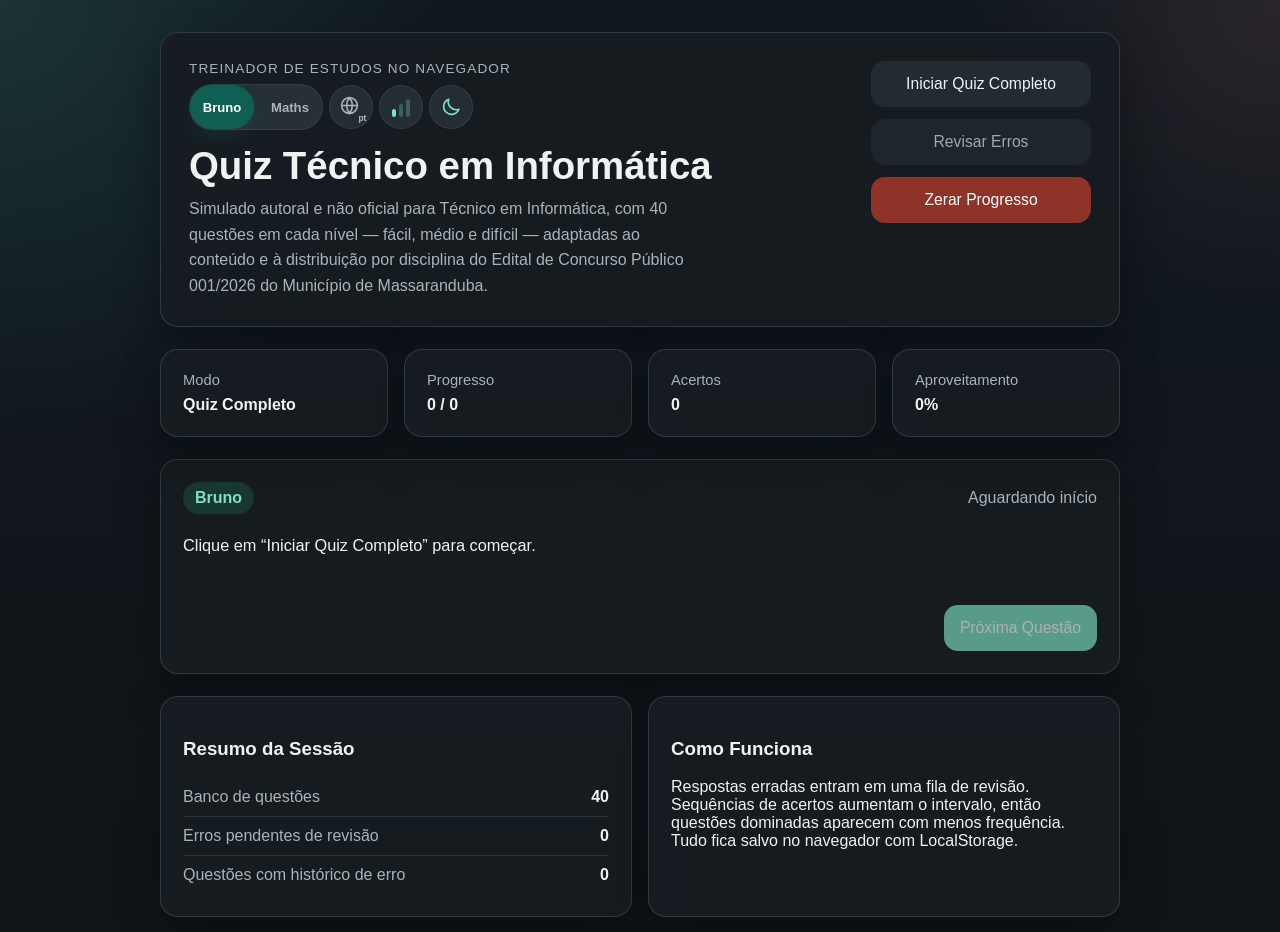
<file: index.html>
<!DOCTYPE html>
<html lang="pt-BR">
<head>
  <meta charset="UTF-8">
  <meta name="viewport" content="width=device-width, initial-scale=1.0">
  <title>Sistema de Quiz Estático</title>
  <script>
    const savedTheme = localStorage.getItem("static-quiz-system-theme");
    document.documentElement.dataset.theme = savedTheme || "dark";
  </script>
  <link rel="stylesheet" href="style.css?v=20260902-icon-controls8">
</head>
<body>
  <main class="app-shell">
    <header class="hero">
      <div>
        <p class="eyebrow" data-i18n="eyebrow">Treinador de estudos no navegador</p>
        <div class="switch-row">
          <div class="profile-switch" role="group" aria-label="Selecionar perfil do quiz" data-i18n-aria-label="profileSwitchLabel">
            <button class="profile-btn active" type="button" data-profile="bruno" aria-label="Bruno" title="Bruno" aria-pressed="true">
              Bruno
            </button>
            <button class="profile-btn" type="button" data-profile="maria" aria-label="Maths" title="Maths" aria-pressed="false">
              Maths
            </button>
          </div>
          <button id="language-toggle-btn" class="language-toggle-btn" type="button" data-language="pt" aria-label="Idioma atual: Português (Brasil). Ativar Inglês (Reino Unido)." title="Idioma atual: Português (Brasil). Ativar Inglês (Reino Unido).">
            <svg class="control-icon language-icon" viewBox="0 0 24 24" aria-hidden="true" focusable="false">
              <circle cx="12" cy="12" r="9"></circle>
              <path d="M3 12h18M12 3a14 14 0 0 1 0 18M12 3a14 14 0 0 0 0 18"></path>
            </svg>
            <span class="language-code language-code-pt" aria-hidden="true">pt</span>
            <span class="language-code language-code-en" aria-hidden="true">en</span>
          </button>
          <div class="mode-controls">
            <button id="difficulty-toggle-btn" class="difficulty-toggle-btn" type="button" data-difficulty="easy" aria-label="Dificuldade atual: Fácil. Ativar Médio.">
              <span class="difficulty-icon" aria-hidden="true">
                <span></span>
                <span></span>
                <span></span>
              </span>
              <span class="visually-hidden" data-i18n="difficultyToggleLabel">Dificuldade:</span>
              <strong id="difficulty-toggle-value" class="visually-hidden">Fácil</strong>
            </button>
            <button id="theme-toggle-btn" class="theme-toggle-btn" type="button" aria-pressed="false" data-i18n-aria-label="themeToggleLabel" data-i18n-title="themeToggleLabel" title="Alternar modo escuro">
              <svg class="control-icon theme-state-icon theme-sun-icon" viewBox="0 0 24 24" aria-hidden="true" focusable="false">
                <circle cx="12" cy="12" r="4"></circle>
                <path d="M12 2v2M12 20v2M4.93 4.93l1.42 1.42M17.66 17.66l1.41 1.41M2 12h2M20 12h2M4.93 19.07l1.42-1.42M17.66 6.34l1.41-1.41"></path>
              </svg>
              <svg class="control-icon theme-state-icon theme-moon-icon" viewBox="0 0 24 24" aria-hidden="true" focusable="false">
                <path d="M20.5 14.4A8.5 8.5 0 0 1 9.6 3.5 8.5 8.5 0 1 0 20.5 14.4z"></path>
              </svg>
              <span class="theme-toggle-label visually-hidden" data-i18n="themeToggle">Tema escuro</span>
            </button>
          </div>
        </div>
        <h1 id="app-title">Quiz Técnico em Informática</h1>
        <p id="app-subtitle" class="subtitle">
          Simulado autoral e não oficial com 40 questões nos níveis fácil, médio e difícil, progresso salvo e revisão de erros.
        </p>
      </div>
      <div class="hero-actions">
        <button id="start-all-btn" class="secondary-btn" data-i18n="startAll">Iniciar Quiz Completo</button>
        <button id="review-mode-btn" class="secondary-btn" data-i18n="reviewWrong">Revisar Erros</button>
        <button id="reset-progress-btn" class="danger-btn" data-i18n="resetProgress">Zerar Progresso</button>
      </div>
    </header>

    <section class="dashboard">
      <article class="card stat-card">
        <span class="stat-label" data-i18n="modeLabel">Modo</span>
        <strong id="mode-label">Quiz Completo</strong>
      </article>
      <article class="card stat-card">
        <span class="stat-label" data-i18n="progressLabel">Progresso</span>
        <strong id="progress-label">0 / 0</strong>
      </article>
      <article class="card stat-card">
        <span class="stat-label" data-i18n="scoreLabel">Acertos</span>
        <strong id="score-label">0</strong>
      </article>
      <article class="card stat-card">
        <span class="stat-label" data-i18n="accuracyLabel">Aproveitamento</span>
        <strong id="accuracy-label">0%</strong>
      </article>
    </section>

    <section class="card question-panel">
      <div class="question-meta">
        <span id="question-category" class="pill">Categoria</span>
        <span id="question-position">Questão 1</span>
      </div>

      <div id="question-text" class="question-text" role="heading" aria-level="2" tabindex="-1" aria-live="polite">
        Clique em “Iniciar Quiz Completo” para começar.
      </div>

      <div id="answer-buttons" class="answer-grid"></div>

      <div id="feedback-box" class="feedback-box hidden" aria-live="polite"></div>

      <div class="question-actions">
        <button id="next-btn" class="primary-btn" type="button" disabled data-i18n="nextQuestion">Próxima Questão</button>
      </div>
    </section>

    <section class="grid-two">
      <article class="card">
        <h3 data-i18n="sessionSummaryTitle">Resumo da Sessão</h3>
        <dl class="summary-list">
          <div>
            <dt data-i18n="questionBankLabel">Banco de questões</dt>
            <dd id="bank-size">0</dd>
          </div>
          <div>
            <dt data-i18n="pendingReviewLabel">Erros pendentes de revisão</dt>
            <dd id="pending-review">0</dd>
          </div>
          <div>
            <dt data-i18n="trackedReviewLabel">Questões com histórico de erro</dt>
            <dd id="tracked-review">0</dd>
          </div>
        </dl>
      </article>

      <article class="card">
        <h3 data-i18n="howItWorksTitle">Como Funciona</h3>
        <p data-i18n="howItWorksText">
          Respostas erradas entram em uma fila de revisão. Sequências de acertos aumentam o intervalo,
          então questões dominadas aparecem com menos frequência. Tudo fica salvo no navegador com LocalStorage.
        </p>
      </article>
    </section>
  </main>

  <script src="questions.js?v=20260902-difficulty1"></script>
  <script src="bruno-hard-questions.js?v=20260902-evidence2"></script>
  <script src="bruno-easy-questions.js?v=20260902-evidence2"></script>
  <script src="bruno-difficult-questions.js?v=20260902-evidence2"></script>
  <script src="bruno-question-banks.js?v=20260902-difficulty1"></script>
  <script src="maria-hard-questions.js?v=20260902-difficulty2"></script>
  <script src="maria-easy-questions.js?v=20260902-difficulty2"></script>
  <script src="maria-question-banks.js?v=20260902-difficulty2"></script>
  <script src="math-questions.js?v=20261027-math-mode1"></script>
  <script src="questions-en.js?v=20260902-difficulty2"></script>
  <script src="bruno-hard-questions-en.js?v=20260902-evidence2"></script>
  <script src="bruno-easy-questions-en.js?v=20260902-evidence2"></script>
  <script src="bruno-difficult-questions-en.js?v=20260902-evidence2"></script>
  <script src="maria-hard-questions-en.js?v=20260902-difficulty2"></script>
  <script src="maria-easy-questions-en.js?v=20260902-difficulty2"></script>
  <script src="maria-mode-translations-en.js?v=20260902-difficulty2"></script>
  <script src="math-questions-en.js?v=20261027-math-mode1"></script>
  <script src="app.js?v=20261027-math-mode1"></script>
</body>
</html>
</file>
<file: style.css>
:root {
  color-scheme: light;
  --bg: #f4f1ea;
  --panel: #fffdf8;
  --panel-strong: #ffffff;
  --ink: #1f2a2e;
  --muted: #66757d;
  --line: #d8d0c4;
  --accent: #1d6f5f;
  --accent-soft: #d7efe9;
  --danger: #a84432;
  --danger-action: #2b2f31;
  --danger-soft: #f8ddd7;
  --success: #206246;
  --success-soft: #dcf4e5;
  --shadow: 0 18px 45px rgba(43, 49, 52, 0.08);
  --radius: 18px;
}

html[data-theme="dark"] {
  color-scheme: dark;
  --bg: #101418;
  --panel: #171c21;
  --panel-strong: #1e252b;
  --ink: #eef4f2;
  --muted: #a8b4ba;
  --line: #344149;
  --accent: #7ee0c5;
  --accent-strong: #0f5f52;
  --accent-soft: #18372f;
  --danger: #ff9b85;
  --danger-action: #8f3328;
  --danger-soft: #3b211f;
  --success: #84d9a9;
  --success-soft: #183225;
  --shadow: 0 18px 45px rgba(0, 0, 0, 0.32);
}

* {
  box-sizing: border-box;
}

body {
  margin: 0;
  min-height: 100vh;
  font-family: "Segoe UI", Tahoma, Geneva, Verdana, sans-serif;
  color: var(--ink);
  background:
    radial-gradient(circle at top left, rgba(29, 111, 95, 0.12), transparent 28%),
    radial-gradient(circle at top right, rgba(168, 68, 50, 0.08), transparent 20%),
    linear-gradient(180deg, #f8f5ee 0%, var(--bg) 100%);
}

html[data-theme="dark"] body {
  background:
    radial-gradient(circle at top left, rgba(78, 195, 166, 0.16), transparent 28%),
    radial-gradient(circle at top right, rgba(255, 155, 133, 0.1), transparent 20%),
    linear-gradient(180deg, #111820 0%, var(--bg) 100%);
}

.app-shell {
  width: min(960px, calc(100% - 32px));
  margin: 32px auto 48px;
}

.hero,
.card {
  background: color-mix(in srgb, var(--panel) 94%, transparent);
  border: 1px solid color-mix(in srgb, var(--line) 85%, transparent);
  border-radius: var(--radius);
  box-shadow: var(--shadow);
}

.hero {
  display: flex;
  justify-content: space-between;
  gap: 24px;
  padding: 28px;
  margin-bottom: 22px;
}

.eyebrow {
  margin: 0 0 8px;
  font-size: 0.85rem;
  letter-spacing: 0.08em;
  text-transform: uppercase;
  color: var(--muted);
}

.hero h1 {
  margin: 0 0 8px;
  font-size: clamp(2rem, 3vw, 2.7rem);
}

.switch-row {
  display: flex;
  flex-wrap: nowrap;
  gap: 6px;
  align-items: center;
  margin-bottom: 14px;
}

.mode-controls {
  display: inline-flex;
  flex-wrap: nowrap;
  gap: 6px;
  align-items: center;
  min-width: 0;
}

.profile-switch {
  display: grid;
  grid-template-columns: repeat(2, 64px);
  gap: 4px;
  height: 46px;
  padding: 0;
  border: 1px solid color-mix(in srgb, var(--line) 90%, transparent);
  border-radius: 999px;
  background: color-mix(in srgb, var(--panel-strong) 62%, var(--line));
}

.profile-btn,
.language-toggle-btn,
.difficulty-toggle-btn,
.theme-toggle-btn {
  width: 44px;
  height: 44px;
  min-width: 44px;
  min-height: 44px;
  padding: 0;
  border-radius: 999px;
  background: transparent;
  color: var(--muted);
  font-weight: 700;
}

.profile-btn,
.language-toggle-btn {
  display: grid;
  place-items: center;
}

.language-toggle-btn {
  position: relative;
}

.profile-btn {
  width: 64px;
  min-width: 64px;
  font-size: 0.82rem;
}

.language-toggle-btn,
.difficulty-toggle-btn,
.theme-toggle-btn {
  display: inline-flex;
  justify-content: center;
  align-items: center;
  border: 1px solid color-mix(in srgb, var(--line) 90%, transparent);
  background: color-mix(in srgb, var(--panel-strong) 72%, var(--line));
}

.theme-toggle-btn {
  flex: 0 0 auto;
}

.difficulty-toggle-btn {
  flex: 0 0 auto;
}

.control-icon {
  width: 21px;
  height: 21px;
  fill: none;
  stroke: currentColor;
  stroke-width: 1.8;
  stroke-linecap: round;
  stroke-linejoin: round;
}

.language-icon {
  width: 21px;
  height: 21px;
  transform: translate(-2px, -2px);
  transition: color 0.18s ease;
}

.language-code {
  position: absolute;
  right: 6px;
  bottom: 6px;
  font-size: 0.52rem;
  font-weight: 800;
  line-height: 1;
  letter-spacing: -0.02em;
}

.language-code-pt {
  color: color-mix(in srgb, var(--muted) 85%, var(--ink));
}

.language-code-en {
  display: none;
  color: var(--accent);
}

.language-toggle-btn[data-language="en"] .language-code-pt {
  display: none;
}

.language-toggle-btn[data-language="en"] .language-code-en {
  display: block;
}

.language-toggle-btn[data-language="en"] .language-icon {
  color: var(--accent);
}

.difficulty-icon {
  display: inline-flex;
  align-items: flex-end;
  gap: 3px;
  height: 20px;
  color: var(--accent);
}

.difficulty-icon span {
  width: 4px;
  border-radius: 999px;
  background: currentColor;
  opacity: 0.28;
  transition: opacity 0.18s ease;
}

.difficulty-icon span:nth-child(1) {
  height: 8px;
}

.difficulty-icon span:nth-child(2) {
  height: 13px;
}

.difficulty-icon span:nth-child(3) {
  height: 18px;
}

.difficulty-toggle-btn[data-difficulty="easy"] .difficulty-icon span:nth-child(1),
.difficulty-toggle-btn[data-difficulty="medium"] .difficulty-icon span:nth-child(-n + 2),
.difficulty-toggle-btn[data-difficulty="hard"] .difficulty-icon span {
  opacity: 1;
}

.visually-hidden {
  position: absolute;
  width: 1px;
  height: 1px;
  padding: 0;
  margin: -1px;
  overflow: hidden;
  clip: rect(0 0 0 0);
  clip-path: inset(50%);
  white-space: nowrap;
  border: 0;
}

.difficulty-toggle-btn[hidden] {
  display: none;
}

.theme-state-icon {
  width: 22px;
  height: 22px;
  color: var(--accent);
}

.theme-moon-icon {
  display: none;
}

html[data-theme="dark"] .theme-sun-icon {
  display: none;
}

html[data-theme="dark"] .theme-moon-icon {
  display: block;
}

.profile-btn.active {
  background: var(--accent-strong, var(--accent));
  color: #fff;
  box-shadow: 0 8px 18px rgba(29, 111, 95, 0.18);
}

.subtitle {
  margin: 0;
  max-width: 58ch;
  color: var(--muted);
  line-height: 1.6;
}

.hero-actions {
  display: flex;
  flex-direction: column;
  gap: 12px;
  min-width: 220px;
}

.dashboard,
.grid-two {
  display: grid;
  gap: 16px;
}

.dashboard {
  grid-template-columns: repeat(4, minmax(0, 1fr));
  margin-bottom: 22px;
}

.grid-two {
  grid-template-columns: repeat(2, minmax(0, 1fr));
}

.card {
  padding: 22px;
}

.stat-card {
  display: flex;
  flex-direction: column;
  gap: 8px;
}

.stat-label {
  color: var(--muted);
  font-size: 0.92rem;
}

.question-panel {
  margin-bottom: 22px;
}

.question-meta {
  display: flex;
  justify-content: space-between;
  align-items: center;
  gap: 16px;
  margin-bottom: 18px;
  color: var(--muted);
}

.pill {
  display: inline-flex;
  align-items: center;
  padding: 7px 12px;
  border-radius: 999px;
  background: var(--accent-soft);
  color: var(--accent);
  font-weight: 700;
}

.question-text {
  margin: 0 0 24px;
  font-size: 1.02rem;
  line-height: 1.62;
  font-weight: 500;
  overflow-wrap: anywhere;
}

.text-block {
  margin: 0 0 12px;
}

.text-block:last-child {
  margin-bottom: 0;
}

.text-block-heading {
  margin-top: 16px;
  font-weight: 800;
  color: var(--ink);
}

.text-block-item {
  margin-left: 16px;
  padding-left: 12px;
  border-left: 3px solid color-mix(in srgb, var(--accent) 35%, transparent);
  color: color-mix(in srgb, var(--ink) 92%, var(--muted));
}

.answer-grid {
  display: grid;
  grid-template-columns: 1fr;
  gap: 14px;
}

button {
  border: 0;
  border-radius: 14px;
  cursor: pointer;
  transition: transform 0.18s ease, box-shadow 0.18s ease, background-color 0.18s ease;
}

button:focus-visible,
.question-text:focus-visible {
  outline: 3px solid var(--accent);
  outline-offset: 3px;
}

button:hover:not(:disabled) {
  transform: translateY(-1px);
}

button:disabled {
  cursor: not-allowed;
  opacity: 0.65;
}

.answer-btn,
.primary-btn,
.secondary-btn,
.danger-btn {
  padding: 14px 16px;
  font-size: 0.98rem;
}

.answer-btn {
  display: flex;
  align-items: flex-start;
  gap: 12px;
  text-align: left;
  background: var(--panel-strong);
  border: 1px solid var(--line);
  color: var(--ink);
}

.answer-letter {
  display: inline-flex;
  flex: 0 0 auto;
  align-items: center;
  justify-content: center;
  width: 28px;
  height: 28px;
  border-radius: 50%;
  background: color-mix(in srgb, var(--line) 52%, var(--panel-strong));
  color: var(--ink);
  font-weight: 800;
}

.answer-label {
  min-width: 0;
  line-height: 1.5;
  overflow-wrap: anywhere;
}

.answer-btn:hover:not(:disabled) {
  box-shadow: 0 10px 25px rgba(31, 42, 46, 0.08);
}

.answer-btn.correct {
  background: var(--success-soft);
  border-color: rgba(32, 98, 70, 0.35);
  color: var(--success);
}

.answer-btn.incorrect {
  background: var(--danger-soft);
  border-color: rgba(168, 68, 50, 0.35);
  color: var(--danger);
}

.primary-btn {
  background: var(--accent);
  color: #fff;
}

.secondary-btn {
  background: color-mix(in srgb, var(--panel-strong) 78%, var(--line));
  color: var(--ink);
}

.danger-btn {
  background: var(--danger-action);
  color: #fff;
}

.question-actions {
  display: flex;
  justify-content: flex-end;
  margin-top: 22px;
}

.feedback-box {
  margin-top: 18px;
  padding: 14px 16px;
  border-radius: 14px;
  line-height: 1.55;
  border: 1px solid transparent;
}

.feedback-box.success {
  background: var(--success-soft);
  color: var(--success);
  border-color: rgba(32, 98, 70, 0.3);
}

.feedback-box.error {
  background: var(--danger-soft);
  color: var(--danger);
  border-color: rgba(168, 68, 50, 0.3);
}

.hidden {
  display: none;
}

.summary-list {
  margin: 0;
}

.summary-list div {
  display: flex;
  justify-content: space-between;
  gap: 16px;
  padding: 10px 0;
  border-bottom: 1px solid color-mix(in srgb, var(--line) 70%, transparent);
}

.summary-list div:last-child {
  border-bottom: 0;
}

.summary-list dt {
  color: var(--muted);
}

.summary-list dd {
  margin: 0;
  font-weight: 700;
}

@media (max-width: 840px) {
  .hero,
  .dashboard,
  .grid-two,
  .answer-grid {
    grid-template-columns: 1fr;
  }

  .hero {
    flex-direction: column;
  }

  .hero-actions {
    min-width: auto;
  }
}

@media (max-width: 520px) {
  .app-shell {
    width: min(100% - 20px, 960px);
    margin: 16px auto 32px;
  }

  .hero,
  .card {
    border-radius: 14px;
  }

  .hero,
  .card {
    padding: 18px;
  }

  .question-meta {
    align-items: flex-start;
    flex-direction: column;
    gap: 10px;
  }

  .answer-btn,
  .primary-btn,
  .secondary-btn,
  .danger-btn {
    width: 100%;
  }
}

@media (max-width: 480px) {
  .switch-row {
    justify-content: center;
    gap: 4px;
  }

  .mode-controls {
    gap: 4px;
  }
}

@media (max-width: 360px) {
  .app-shell {
    width: min(100% - 14px, 960px);
  }

  .switch-row {
    width: calc(100% + 36px);
    margin-inline: -18px;
  }
}
</file>
